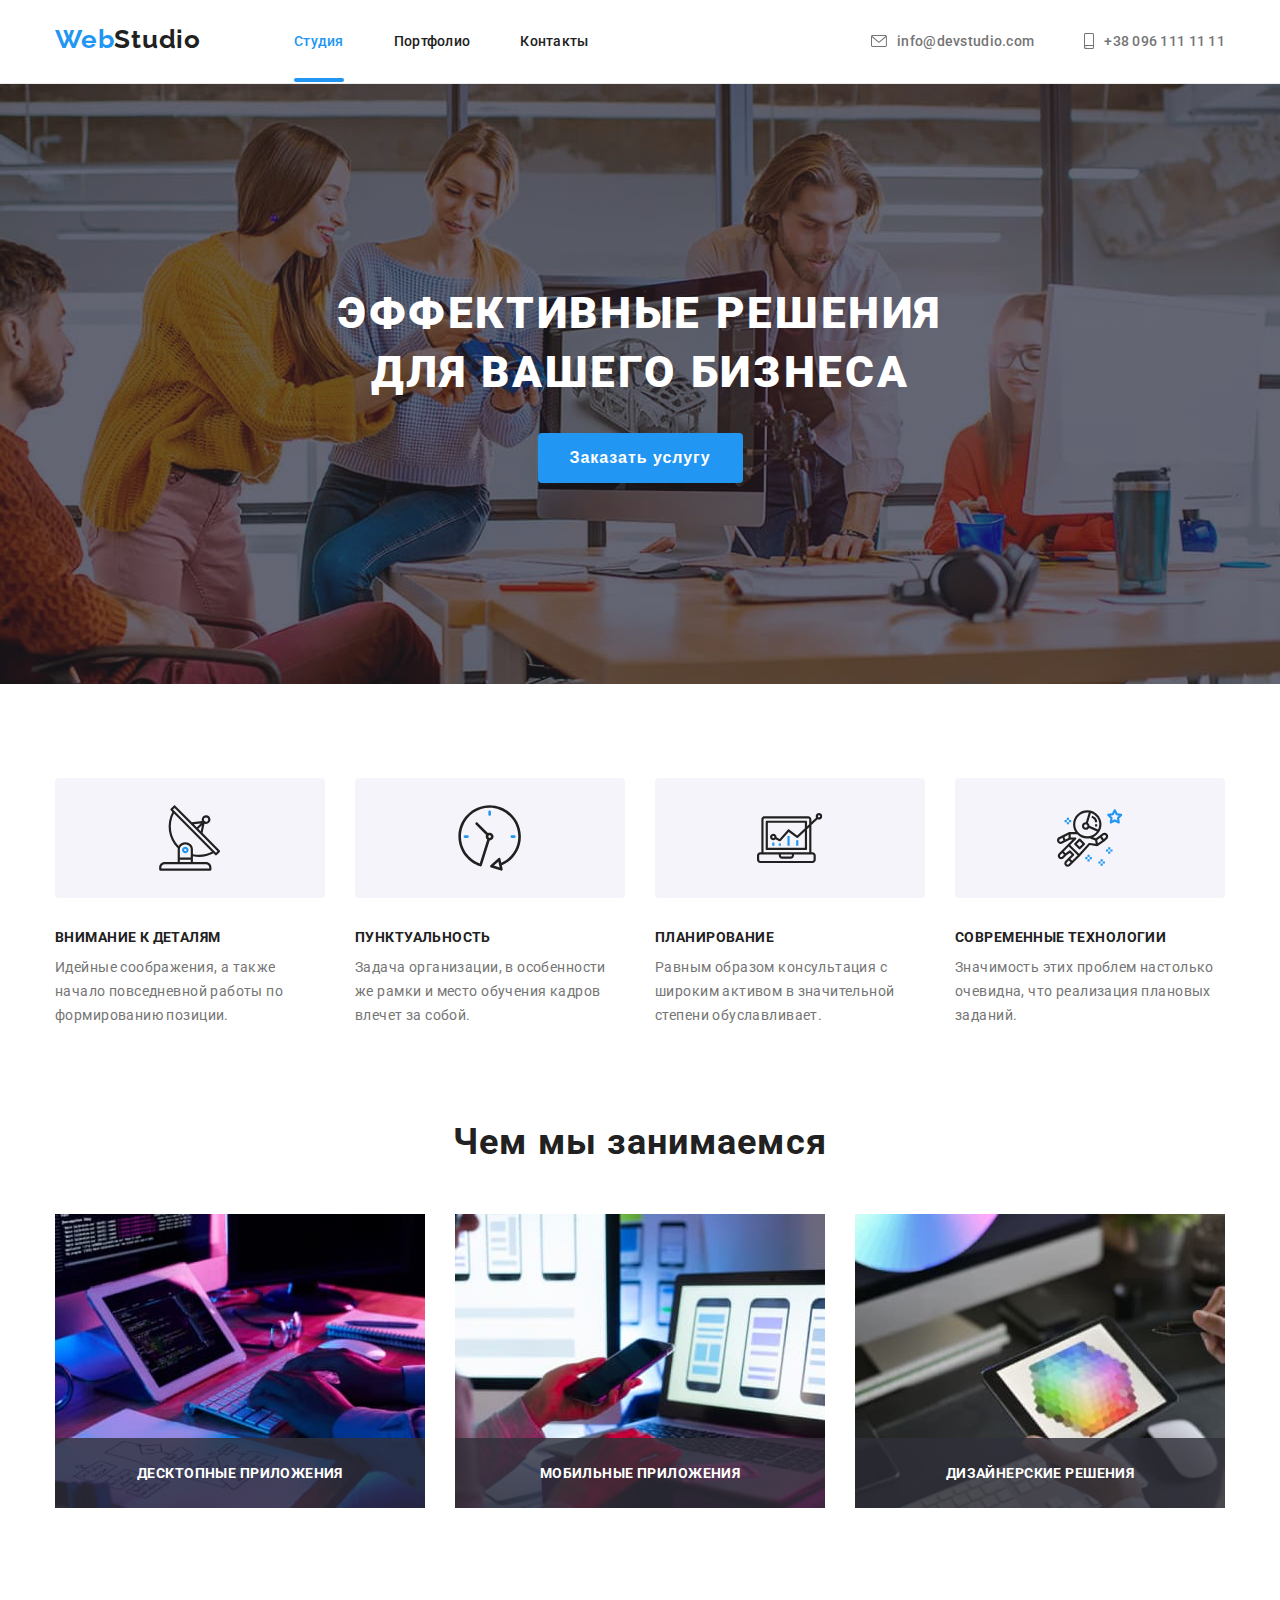
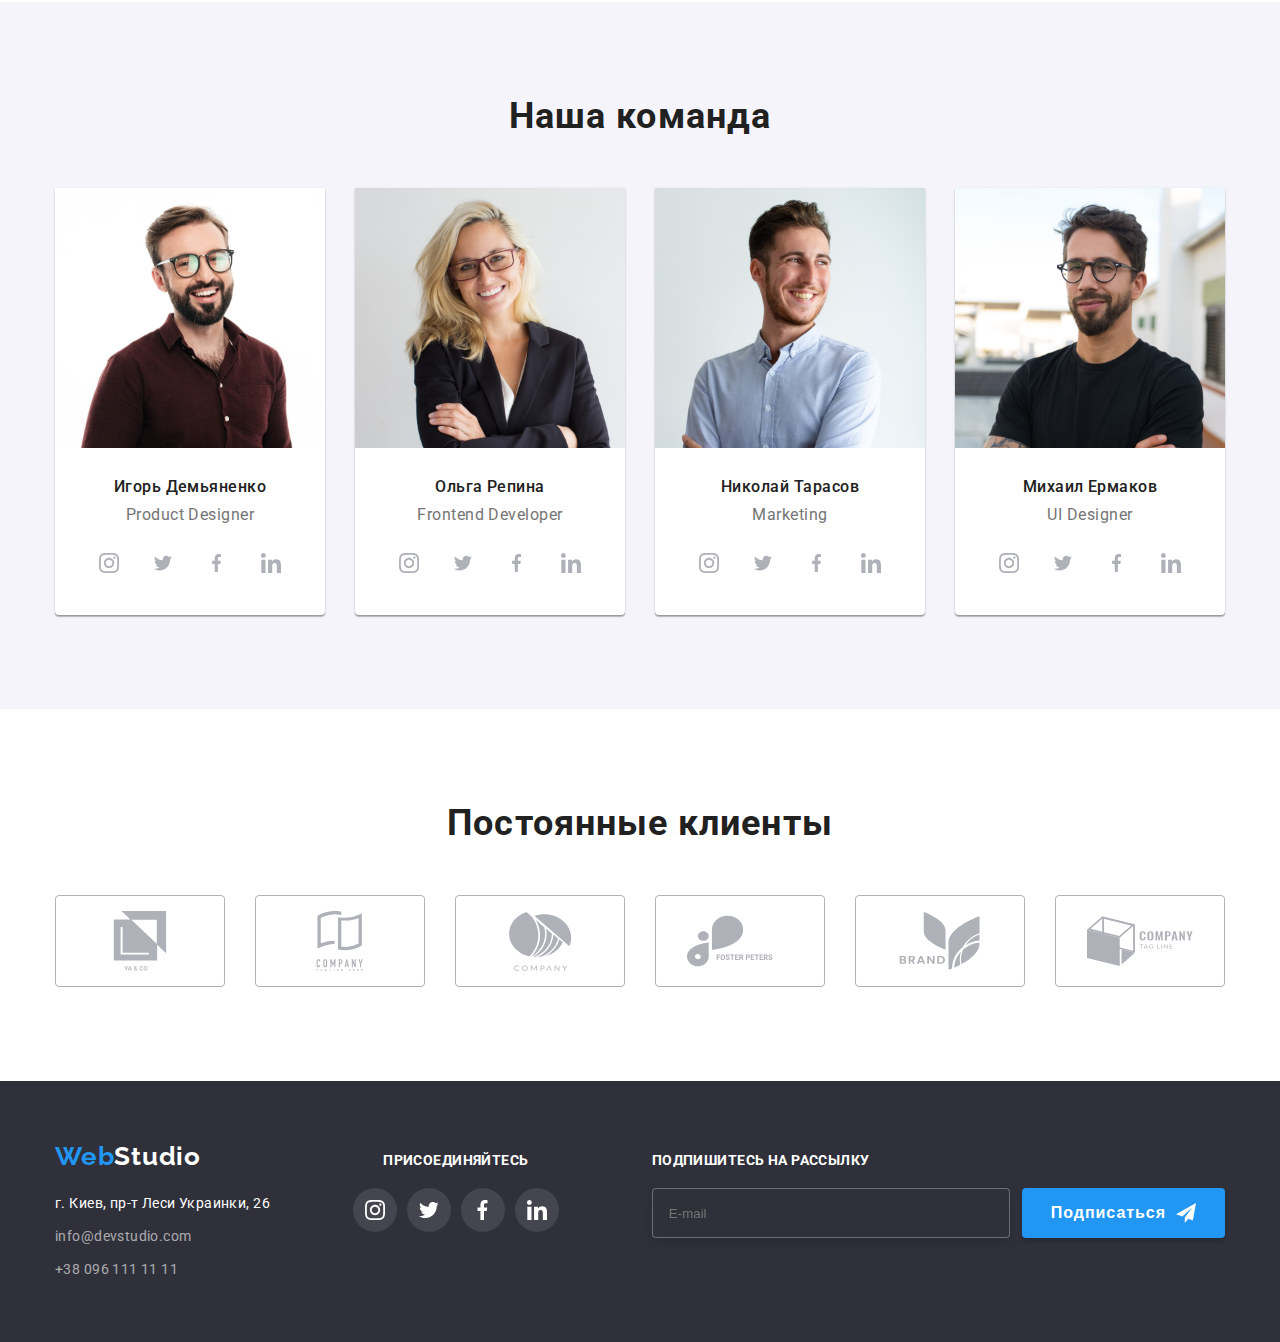
<file: index.html>
<!DOCTYPE html>
<html lang="ru">
<head>
    <meta charset="UTF-8">
    <meta name="viewport" content="width=device-width, initial-scale=1.0" />
    <meta http-equiv="X-UA-Compatible" content="IE=edge">
    <meta name="viewport" content="width=device-width, initial-scale=1.0">
    <title>goit-markup-hw-01</title>
    <link rel="stylesheet" href="https://cdnjs.cloudflare.com/ajax/libs/modern-normalize/1.1.0/modern-normalize.min.css"
        integrity="sha512-wpPYUAdjBVSE4KJnH1VR1HeZfpl1ub8YT/NKx4PuQ5NmX2tKuGu6U/JRp5y+Y8XG2tV+wKQpNHVUX03MfMFn9Q=="
        crossorigin="anonymous" referrerpolicy="no-referrer" />
    
    <link rel="preconnect" href="https://fonts.googleapis.com">
    <link rel="preconnect" href="https://fonts.gstatic.com" crossorigin>
    <link href="https://fonts.googleapis.com/css2?family=Raleway:wght@700&family=Roboto:wght@400;500;700;900&display=swap"
        rel="stylesheet">
        <link rel="stylesheet" href="./css/main.min.css">
</head>
<body>
      
    <!-- Хедер-->
   
    <header class="header">
    
       
    <div class="container header-container">
        <nav class="header-nav">
            
        <a class="header__logo link" href="./"> 
           Web<span class="header__logo--accent">Studio</span>
        </a>
        
        <ul class="header-list list" >
            <li class="header-list__item"><a class="header-list__link header-list__link--aktiv" href="./index.html">Студия</a></li>
            <li class="header-list__item"><a class="header-list__link   link" href="./portfolio.html">Портфолио</a></li>
            <li class="header-list__item"><a class="header-list__link  link" href="">Контакты</a></li>
        </ul>
        
        </nav>

        <ul class="contact list">
            <li class="contact__iteam">
              <a class="contact__link link contacts__link-mail" href="mailto:info@devstudio.com"> 
                  <svg class="contact__icon " width="16" height="12">
                <use href="./images/symbol-defs.svg#icon-envelope"></use>
            </svg>info@devstudio.com</a>
            </li>
            <li class="contact__iteam">
                <a class="contact__link link contacts__link-phone" href="tel:+380991111111">
                <svg class="contact__icon " width="10" height="16">
                <use href="./images/symbol-defs.svg#icon-smartphone"></use>
            </svg>+38 096 111 11 11</a>
        </li>
        </ul>
            </div>
    
   </header>
                                  <!-- Мейн-->
     <main class="main">
       <section class=" overlay section">
        <div class="container overlay__container">
           <h1 class="overlay__title">Эффективные решения <br> для вашего бизнеса</h1>
           <button class="overlay__btn" type="button" data-modal-open>Заказать услугу</button>
    </div>
        </section>
    
   <section class="section details">
    <div class="container">
       <h2 class="visually-hidden">примери работ </h2>
       <ul class="details__list list">
           <li  class="details__item iteam " >
               <div class="details__icon">
            <svg class="details__icon--tat" width="65.32" height="70">
                <use href="./images/symbol-defs.svg#icon-tat"></use>
            </svg></div>
               <h3 class="details__subtitle">Внимание к деталям</h3>
               <p>Идейные соображения, а также начало повседневной работы по формированию позиции.</p>
        
           </li>
           <li class="details__item iteam " >
            <div class="details__icon">
                <svg class="details__icon--cat" width="65.32" height="70">
                    <use href="./images/symbol-defs.svg#icon-cat"></use>
                </svg>
            </div>
               <h3 class="details__subtitle" >Пунктуальность</h3>
               <p>Задача организации, в особенности же рамки и место обучения кадров влечет за собой.</p>
           </li>
           <li class="details__item iteam " >
            <div class="details__icon">
                <svg class="details__icon--not" width="65.32" height="70">
                    <use href="./images/symbol-defs.svg#icon-not"></use>
                </svg>
            </div>
               <h3 class="details__subtitle">Планирование</h3>
               <p>Равным образом консультация с широким активом в значительной степени обуславливает.</p>
           </li>
           <li class="details__item iteam icon-avst" >
            <div class="details__icon">
                <svg class="details__icon--avst" width="65.32" height="70">
                    <use href="./images/symbol-defs.svg#icon-avst"></use>
                </svg>
            </div>
               <h3 class="details__subtitle">Современные технологии</h3>
               <p>Значимость этих проблем настолько очевидна, что реализация плановых заданий.</p>
           </li>
       </ul>
    </div>
    
   </section>
   <section class="skills section" >
    <div class="container">
       <h2 class="skills__title">Чем мы занимаемся</h2>
       <ul class="skills__list list">
           <li class="skills__iteam iteam"><img class="skills__img" src="./images/foto-7.jpg" alt="прописка кодів" width="370">
        <div class="skills__description">
            <p class="skills__text">
                Десктопные приложения
            </p>
        </div>
        </li>
           <li class="skills__iteam iteam"><img src="./images/foto-1.jpg" alt=" розробка приложения" width="370">
        <div class="skills__description">
            <p class="skills__text">Мобильные приложения</p>
        </div>
        </li>
           <li class="skills__iteam iteam"><img src="./images/foto-3.jpg" alt="вибір кольорів" width="370">
        <div class="skills__description">
            <p class="skills__text">Дизайнерские решения</p>
        </div>
        </li>
       </ul>
    </div>
   </section>
                                    <!-- Наша команда -->
   <section class="team section" >
    <div class="container">
                                     
    <h2 class="team__title">Наша команда</h2>
     <ul class="team__list list">
         <li class="iteam team__iteam"><img src="./images/foto-2.jpg" alt="Игорь Демьяненко" width="270">
        <div class="team__desc">
            <h3 class="team__subtitle">Игорь Демьяненко</h3>
        <p class="team__text" lang="en">
            Product Designer
        </p>
        <h4 class="visually-hidden">соц сети</h4>
        <ul class="team__networks list">
        <li class="team__networks--list"> <a href="" class="team__networks--link">
            <svg class="network-team-icon" width="20" height="20">
                <use href="./images/symbol-defs.svg#icon-instagram"></use>
            </svg>
        </a>
        </li>
        <li class="team__networks--list">
            <a href="" class="team__networks--link">
            <svg class="network-team-icon" width="20" height="16.25">
            <use href="./images/symbol-defs.svg#icon-vector"></use>
            </svg>
            </a>
        </li>
        <li class="team__networks--list">
            <a href="" class="team__networks--link">
            <svg class="network-team-icon" width="10" height="20">
        <use href="./images/symbol-defs.svg#icon-facebook"></use>
            </svg>
            </a>
        </li>
        <li class="team__networks--list">
            <a href="" class="team__networks--link">
            <svg class="network-team-icon" width="20" height="20">
        <use href="./images/symbol-defs.svg#icon-in"></use>
            </svg>
        </a>
        </li>
        </ul>
        </div>
        </li>
         <li class="iteam team__iteam"> <img src="./images/foto-4.jpg" alt="Ольга Репина" width="270">
        <div class="team__desc">
            <h3 class="team__subtitle">Ольга Репина</h3>
        <p class="team__text" lang="en">Frontend Developer</p>
        <h4 class="visually-hidden">соц сети</h4>
        <ul class="team__networks list">
            <li class="team__networks--list"> <a href="" class="team__networks--link">
                    <svg class="network-team-icon" width="20" height="20">
                        <use href="./images/symbol-defs.svg#icon-instagram"></use>
                    </svg>
                </a>
            </li>
            <li class="team__networks--list">
                <a href="" class="team__networks--link">
                    <svg class="network-team-icon" width="20" height="16.25">
                        <use href="./images/symbol-defs.svg#icon-vector"></use>
                    </svg>
                </a>
            </li>
            <li class="team__networks--list">
                <a href="" class="team__networks--link">
                    <svg class="network-team-icon" width="10" height="20">
                        <use href="./images/symbol-defs.svg#icon-facebook"></use>
                    </svg>
                </a>
            </li>
            <li class="team__networks--list">
                <a href="" class="team__networks--link">
                    <svg class="network-team-icon" width="20" height="20">
                        <use href="./images/symbol-defs.svg#icon-in"></use>
                    </svg>
                </a>
            </li>
        </ul>
        </div>
        </li>
         <li class="iteam team__iteam"><img src="./images/foto-5.jpg" alt="Николай Тарасов" width="270">
        <div class="team__desc">
            <h3 class="team__subtitle">Николай Тарасов</h3>
        <p class="team__text" lang="en">Marketing</p>
        <h4 class="visually-hidden">соц сети</h4>
        <ul class="team__networks list">
            <li class="team__networks--list"> <a href="" class="team__networks--link">
                    <svg class="network-team-icon" width="20" height="20">
                        <use href="./images/symbol-defs.svg#icon-instagram"></use>
                    </svg>
                </a>
            </li>
            <li class="team__networks--list">
                <a href="" class="team__networks--link">
                    <svg class="network-team-icon" width="20" height="16.25">
                        <use href="./images/symbol-defs.svg#icon-vector"></use>
                    </svg>
                </a>
            </li>
            <li class="team__networks--list">
                <a href="" class="team__networks--link">
                    <svg class="network-team-icon" width="10" height="20">
                        <use href="./images/symbol-defs.svg#icon-facebook"></use>
                    </svg>
                </a>
            </li>
            <li class="team__networks--list">
                <a href="" class="team__networks--link">
                    <svg class="network-team-icon" width="20" height="20">
                        <use href="./images/symbol-defs.svg#icon-in"></use>
                    </svg>
                </a>
            </li>
        </ul>
        </div>
        </li>
         <li class="iteam team__iteam"><img src="./images/foto-6.jpg" alt="Михаил Ермаков" width="270">
        <div class="team__desc">
            <h3 class="team__subtitle">Михаил Ермаков</h3>
        <p class="team__text" lang="en">UI Designer</p>
        <h4 class="visually-hidden">соц сети</h4>
        <ul class="team__networks list">
            <li class="team__networks--list"> <a href="" class="team__networks--link">
                    <svg class="network-team-icon" width="20" height="20">
                        <use href="./images/symbol-defs.svg#icon-instagram"></use>
                    </svg>
                </a>
            </li>
            <li class="team__networks--list">
                <a href="" class="team__networks--link">
                    <svg class="network-team-icon" width="20" height="16.25">
                        <use href="./images/symbol-defs.svg#icon-vector"></use>
                    </svg>
                </a>
            </li>
            <li class="team__networks--list">
                <a href="" class="team__networks--link">
                    <svg class="network-team-icon" width="10" height="20">
                        <use href="./images/symbol-defs.svg#icon-facebook"></use>
                    </svg>
                </a>
            </li>
            <li class="team__networks--list">
                <a href="" class="team__networks--link">
                    <svg class="network-team-icon" width="20" height="20">
                        <use href="./images/symbol-defs.svg#icon-in"></use>
                    </svg>
                </a>
            </li>
        </ul>
        </div>
        </li>
     </ul>
    </div>
   </section>
        <section class="section clients">
            <div class="container">
        <h2 class="clients__title">Постоянные клиенты</h2>
        <ul class="clients__list list">
            <li class="clients__iteam"><a href="" class="clients__link">
                <svg class="clients__icon" width="106" height="60">
                    <use href="./images/symbol-defs.svg#icon-com1"></use>
                </svg>
            </a></li>
            <li class="clients__iteam"><a href="" class="clients__link">
                <svg class="clients__icon" width="106" height="60">
                    <use href="./images/symbol-defs.svg#icon-com2"></use>
                </svg>
            </a></li>
            <li class="clients__iteam"><a href="" class="clients__link">
                <svg class="clients__icon" width="106" height="60">
                    <use href="./images/symbol-defs.svg#icon-com3"></use>
                </svg>
            </a></li>
            <li class="clients__iteam"><a href="" class="clients__link">
                <svg class="clients__icon" width="106" height="60">
                    <use href="./images/symbol-defs.svg#icon-com4"></use>
                </svg>
            </a></li>
            <li class="clients__iteam"><a href="" class="clients__link">
                <svg class="clients__icon" width="106" height="60">
                    <use href="./images/symbol-defs.svg#icon-com5"></use>
                </svg>
            </a></li>
            <li class="clients__iteam"><a href="" class="clients__link">
                <svg class="clients__icon" width="106" height="60">
                    <use href="./images/symbol-defs.svg#icon-com6"></use>
                </svg>
            </a></li>
        </ul>
        </div>
        </section>
</main>
                      <!-- футер-->
   <footer class="footer">
    <div class="container footer__container">
   <div class="footer__reach" >
    <a class="footer__logo link" href="./">
        Web<span class="footer__logo--accent">Studio</span>
    </a>
    <address class="footer__address">
    <ul class="footer__list list">
        <li class="footer__item iteam">
            <a class="footer__link link" href="https://www.google.com.ua/maps/place/%D0%B1%D1%83%D0%BB.+%D0%9B%D0%B5%D1%81%D0%B8+%D0%A3%D0%BA%D1%80%D0%B0%D0%B8%D0%BD%D0%BA%D0%B8,+26,+%D0%9A%D0%B8%D0%B5%D0%B2,+02000/@50.4265841,30.5361971,17z/data=!3m1!4b1!4m5!3m4!1s0x40d4cf0e033ecbe9:0x57a4dffefec77da0!8m2!3d50.4265807!4d30.5383858?hl=ru">г. Киев, пр-т Леси Украинки, 26</a>
            
        </li>
        <li class="footer__item iteam">
            <a class="footer__link--mail link "  href="mailto:info@devstudio.com">info@devstudio.com</a>
        </li>
        <li class="footer__item iteam"><a class="footer__link--tel link"  href="tel:+380991111111">+38 096 111 11 11</a>
        </li>
        </ul>
        </address>
        </div>
        <div class="network__footer">
        <h3 class="footer__heading footer__heading--align ">присоединяйтесь</h3>
        <ul class="network__list list">
            <li class="network__iteam" ><a href="" class="network__link"> 
                <svg class="link-icon" width="20" height="20">
                <use href="./images/symbol-defs.svg#icon-instagram"  ></use>
            </svg> </a>
        </li>
            <li class="network__iteam"><a href="" class="network__link" >
                <svg class="link-icon" width="20" height="20">
                    <use href="./images/symbol-defs.svg#icon-vector" ></use>
                </svg> </a></li>
            <li class="network__iteam"><a href="" class="network__link" >
                <svg class="link-icon" width="20" height="20">
                    <use href="./images/symbol-defs.svg#icon-facebook" ></use>
                </svg> </a></li>
            <li class="network__iteam"><a href="" class="network__link">
                <svg class="link-icon" width="20" height="20">
                    <use href="./images/symbol-defs.svg#icon-in" ></use>
                </svg> </a></li>
        </ul>
        
    </div>
    <div class="form__footer--div">
            <h3 class="footer__heading">Подпишитесь на рассылку</h3>
            <form class="form__foter">
                <div class="foter__form--iteam">
        
        <input class="footer-form__input" type="email" name="mail" id="mail" placeholder="E-mail">
        <button type="submit" class="form__footer--btn overlay__btn">Подписаться
            <svg class="form__foter--icon" width="20" height="20">
                <use href="./images/symbol-defs1.svg#icon-telegram"></use>
            </svg>
        </button>
        </div>
            </form>
            </div>

    </div>
   </footer>

                    <!-- modal -->
    <div class="backdrop is-hidden" data-modal>
        <div class="modal">
        <form class="js-speaker-form form">
            <h2 class="form__heading">Оставьте свои данные, мы вам перезвоним</h2>

    <label for="name" class="form__label">Имя</label>
    <div class="form__field">
<input class="form__input" type="text" name="name" id="name" required >
<svg class="form__modal--icon" width="12" height="12">
    <use href="./images/symbol-defs1.svg#icon-name"></use>
</svg>
</div>
    
        <label class="form__label" for="tel">Телефон</label>
        <div class="form__field">
        <input class="form__input" type="tel" name="tel" id="tel" required>
        <svg class="form__modal--icon" width="13" height="13">
            <use href="./images/symbol-defs1.svg#icon-telll"></use>
        </svg>
    </div>
    
    <label class="form__label" for="email">Почта</label>
    <div class="form__field">
    <input class="form__input" type="email" name="mail" id="email" required>
    <svg class="form__modal--icon" width="15" height="12">
        <use href="./images/symbol-defs1.svg#icon-emaiil"></use>
    </svg>
    </div>
    
    <label class="form__label" for="coment">Комментарий</label>
    
<textarea class="form__coment" name="" id="coment"  rows="10" placeholder="Введите текст"></textarea>

<label class="form__policy" for="policy">
<input class="form__policy--checkbox" type="checkbox" id="policy" name="policy">
<span class="modal-window__checkbox-icon">
</span>
<p class="modal-window__contract-text">
Соглашаюсь с рассылкой и принимаю <a href="" class="modal-contact-link">Условия договора</a> 
</p>
</label>

<button class="form__modal--btn" type="submit">Отправить</button>

        </form>
        
            <button class="modal-btn" data-modal-close>
                <svg class="" width="11" height="11">
                    <use href="./images/symbol-defs.svg#icon-close"></use>
                </svg>
            </button>
        </div>
    </div>
    <script src="./js/modal.js"></script>
</body>
</html>
</file>
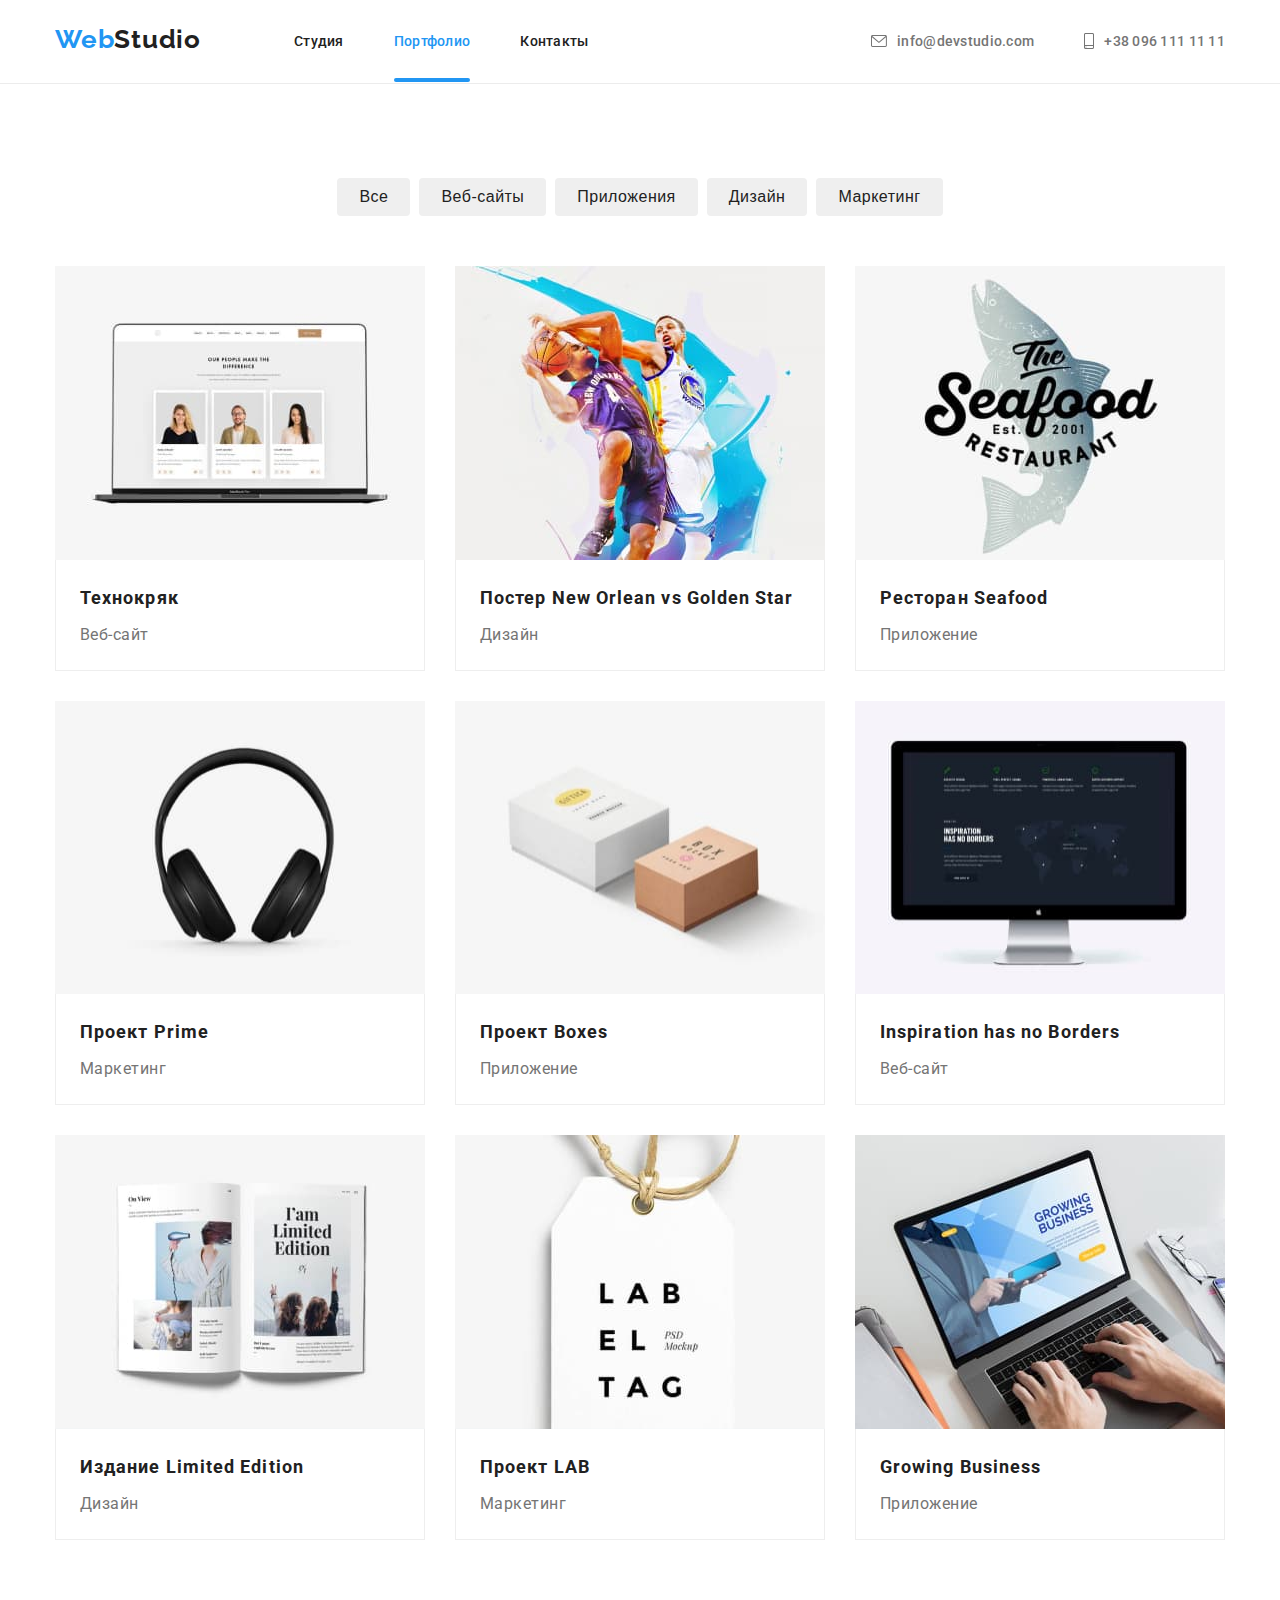
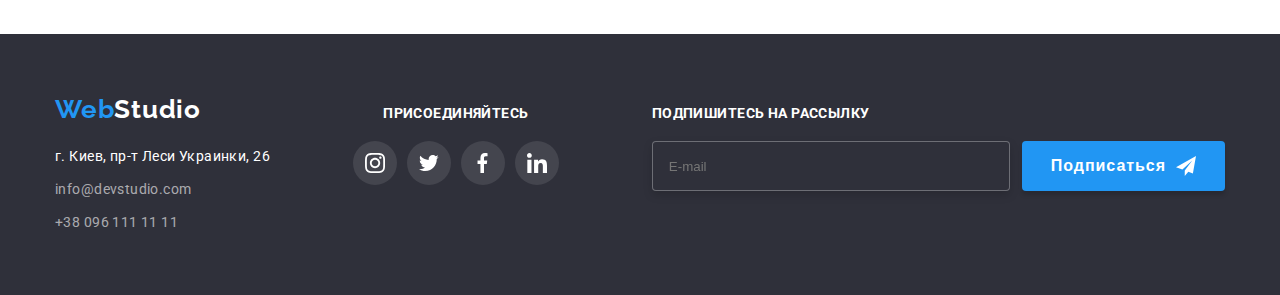
<file: portfolio.html>
<!DOCTYPE html>
<html lang="en">
<head>
    <meta charset="UTF-8">
    <meta http-equiv="X-UA-Compatible" content="IE=edge">
    <meta name="viewport" content="width=device-width, initial-scale=1.0">
    <title>Document</title>
    <link rel="stylesheet" href="https://cdnjs.cloudflare.com/ajax/libs/modern-normalize/1.1.0/modern-normalize.min.css"
        integrity="sha512-wpPYUAdjBVSE4KJnH1VR1HeZfpl1ub8YT/NKx4PuQ5NmX2tKuGu6U/JRp5y+Y8XG2tV+wKQpNHVUX03MfMFn9Q=="
        crossorigin="anonymous" referrerpolicy="no-referrer" />
    
    <link rel="preconnect" href="https://fonts.googleapis.com">
    <link rel="preconnect" href="https://fonts.gstatic.com" crossorigin>
    <link href="https://fonts.googleapis.com/css2?family=Raleway:wght@700&family=Roboto:wght@400;500;700;900&display=swap"
        rel="stylesheet">
        <link rel="stylesheet" href="./css/main.min.css">
</head>
<body>
                                            <!-- Хедер-->
    <header class="header">
    
    
        <div class="container header-container">
            <nav class="header-nav">
    
                <a class="header__logo link" href="./">
                    Web<span class="header__logo--accent">Studio</span>
                </a>
    
                <ul class="header-list list">
                    <li class="header-list__item"><a class="header-list__link link "
                            href="./index.html">Студия</a></li>
                    <li class="header-list__item"><a class="header-list__link header-list__link--aktiv  link" href="./portfolio.html">Портфолио</a>
                    </li>
                    <li class="header-list__item"><a class="header-list__link  link" href="">Контакты</a></li>
                </ul>
    
            </nav>
    
            <ul class="contact list">
                <li class="contact__iteam">
                    <a class="contact__link link contacts__link-mail" href="mailto:info@devstudio.com">
                        <svg class="contact__icon " width="16" height="12">
                            <use href="./images/symbol-defs.svg#icon-envelope"></use>
                        </svg>info@devstudio.com</a>
                </li>
                <li class="contact__iteam">
                    <a class="contact__link link contacts__link-phone" href="tel:+380991111111">
                        <svg class="contact__icon " width="10" height="16">
                            <use href="./images/symbol-defs.svg#icon-smartphone"></use>
                        </svg>+38 096 111 11 11</a>
                </li>
            </ul>
        </div>
        </header>
                                             <!-- мейн-->
        <main class="main-portfolio">
            <section class="section portfolio">
                <div class="container">
                <h1 class="visually-hidden"> Чим ми займаємось </h1>
                
                <ul class="portfolio__list--btn list">
                    <li class="portfolio__list--item" ><button class="portfolio__btn" type="button">Все</button></li>
                    <li class="portfolio__list--item" ><button class="portfolio__btn" type="button">Веб-сайты</button></li>
                    <li class="portfolio__list--item" ><button class="portfolio__btn" type="button">Приложения</button></li>
                    <li class="portfolio__list--item" ><button class="portfolio__btn" type="button">Дизайн</button></li>
                    <li class="portfolio__list--item"  class=""><button class="portfolio__btn" type="button">Маркетинг</button></li>
                </ul>
                <ul class="portfolio-cards list">
                    <li class="portfolio-cards__element">
                        <a class="portfolio-cards__link link" href="">
                            <div class="portfolio-cards__image">
                            <img class="img-portfo" src="./images/технокряк.jpg" alt="технокряк" width="370">
                            <div class="produck-overlay">
                            <div class="produck-action">
                            <p class="portfolio-cards__flowing-text">
                                Ресурсы предлагают комплексные предложения с разным уровнем функционала и сервисов. Все это, безусловно, посетители
                                получают сведения о компании или личном лице.
                            </p>
                            </div>
                            </div>
                        </div>
                            <div class="portfolio-block">
                            <h2 class="portfolio-block__title">Технокряк</h2>
                            <p class="portfolio-block__description">Веб-сайт</p>
                            </div>
                        </a>
                    </li>
                    <li class="portfolio-cards__element">
                        <a class="portfolio-cards__link link" href="">
                            <div class="portfolio-cards__image">
                            <img src="./images/new-orlean.jpg" alt="Постер New Orlean vs Golden Star" width="370">
                            <div class="produck-overlay">
                                <div class="produck-action">
                                    <p class="portfolio-cards__flowing-text">
                                        Ресурсы предлагают комплексные предложения с разным уровнем функционала и сервисов. Все это, безусловно,
                                        посетители
                                        получают сведения о компании или личном лице.
                                    </p>
                                </div>
                            </div>
                            </div>
                            <div class="portfolio-block">
                            <h2 class="portfolio-block__title">Постер New Orlean vs Golden Star</h2>
                            <p class="portfolio-block__description">Дизайн</p>
                            </div>
                        </a>
                    </li>
                    <li class="portfolio-cards__element"> <a class=" portfolio-cards__link link" href="">
                            <div class="portfolio-cards__image">
                        <img src="./images/deafood.jpg" alt="Ресторан Seafood" width="370">
                            <div class="produck-overlay">
                                <div class="produck-action">
                                    <p class="portfolio-cards__flowing-text">
                                        Ресурсы предлагают комплексные предложения с разным уровнем функционала и сервисов. Все это, безусловно,
                                        посетители
                                        получают сведения о компании или личном лице.
                                    </p>
                                </div>
                            </div>
                            </div>
                            <div class="portfolio-block">
                            <h2 class="portfolio-block__title">Ресторан Seafood</h2>
                            <p class="portfolio-block__description">Приложение</p>
                            </div>
                        </a>
                    </li>
                    <li class="portfolio-cards__element"> <a class="portfolio-cards__link link" href="">
                            <div class="portfolio-cards__image">
                        <img src="./images/prime.jpg" alt="Проект Prime" width="370">
                            <div class="produck-overlay">
                                <div class="produck-action">
                                    <p class="portfolio-cards__flowing-text">
                                        Ресурсы предлагают комплексные предложения с разным уровнем функционала и сервисов. Все это, безусловно,
                                        посетители
                                        получают сведения о компании или личном лице.
                                    </p>
                                </div>
                            </div>
                            </div>
                        <div class="portfolio-block">
                            <h2 class="portfolio-block__title">Проект Prime</h2>
                            <p class="portfolio-block__description">Маркетинг</p>
                        </div>
                        </a>
                    </li>
                    <li class="portfolio-cards__element"><a class="portfolio-cards__link link" href="">
                            <div class="portfolio-cards__image">
                        <img src="./images/boxes.jpg" alt="Проект Boxes" width="370">
                            <div class="produck-overlay">
                                <div class="produck-action">
                                    <p class="portfolio-cards__flowing-text">
                                        Ресурсы предлагают комплексные предложения с разным уровнем функционала и сервисов. Все это, безусловно,
                                        посетители
                                        получают сведения о компании или личном лице.
                                    </p>
                                </div>
                            </div>
                            </div>
                        <div class="portfolio-block">
                            <h2 class="portfolio-block__title">Проект Boxes</h2>
                            <p class="portfolio-block__description">Приложение</p>
                            </div>
                        </a>
                    </li>
                    <li class="portfolio-cards__element"><a class="portfolio-cards__link link" href="">
                            <div class="portfolio-cards__image">
                        <img src="./images/boarders.jpg" alt="Inspiration has no Borders" width="370">
                            <div class="produck-overlay">
                                <div class="produck-action">
                                    <p class="portfolio-cards__flowing-text">
                                        Ресурсы предлагают комплексные предложения с разным уровнем функционала и сервисов. Все это, безусловно,
                                        посетители
                                        получают сведения о компании или личном лице.
                                    </p>
                                </div>
                            </div>
                            </div>
                        <div class="portfolio-block">
                            <h2 class="portfolio-block__title">Inspiration has no Borders</h2>
                            <p class="portfolio-block__description">Веб-сайт</p>
                            </div>
                        </a>
                    </li>
                    <li class="portfolio-cards__element">
                        <a class="portfolio-cards__link link" href="">
                            <div class="portfolio-cards__image">
                        <img src="./images/limited-edition.jpg" alt="Издание Limited Edition" width="370">
                            <div class="produck-overlay">
                                <div class="produck-action">
                                    <p class="portfolio-cards__flowing-text">
                                        Ресурсы предлагают комплексные предложения с разным уровнем функционала и сервисов. Все это, безусловно,
                                        посетители
                                        получают сведения о компании или личном лице.
                                    </p>
                                </div>
                            </div>
                            </div>
                        <div class="portfolio-block">
                            <h2 class="portfolio-block__title">Издание Limited Edition</h2>
                            <p class="portfolio-block__description">Дизайн</p>
                            </div>
                        </a>
                    </li>
                    <li class="portfolio-cards__element"><a class="portfolio-cards__link link" href="">
                            <div class="portfolio-cards__image">
                        <img src="./images/lab.jpg" alt="Проект LAB" width="370">
                        <div class="produck-overlay">
                            <div class="produck-action">
                                <p class="portfolio-cards__flowing-text">
                                    Ресурсы предлагают комплексные предложения с разным уровнем функционала и сервисов. Все это, безусловно,
                                    посетители
                                    получают сведения о компании или личном лице.
                                </p>
                            </div>
                        </div>
                        </div>
                        <div class="portfolio-block">
                            <h2 class="portfolio-block__title">Проект LAB</h2>
                            <p class="portfolio-block__description">Маркетинг</p>
                            </div>
                        </a>
                    </li>
                    <li class="portfolio-cards__element"> <a class="portfolio-cards__link link" href="">
                            <div class="portfolio-cards__image">
                        <img src="./images/businness.jpg" alt="Growing Business" width="370">
                        <div class="produck-overlay">
                            <div class="produck-action">
                                <p class="portfolio-cards__flowing-text">
                                    Ресурсы предлагают комплексные предложения с разным уровнем функционала и сервисов. Все это, безусловно,
                                    посетители
                                    получают сведения о компании или личном лице.
                                </p>
                            </div>
                        </div>
                        </div>
                        <div class="portfolio-block">
                            <h2 class="portfolio-block__title">Growing Business</h2>
                            <p class="portfolio-block__description">Приложение</p>
                            </div>
                        </a>
                    </li>
                </ul>
                </div>
            </section>
        </main>
                                
                                                            <!-- футер-->
            <footer class="footer">
                <div class="container footer__container">
                    <div class="footer__reach">
                        <a class="footer__logo link" href="./">
                            Web<span class="footer__logo--accent">Studio</span>
                        </a>
                        <address class="footer__address">
                            <ul class="footer__list list">
                                <li class="footer__item iteam">
                                    <a class="footer__link link"
                                        href="https://www.google.com.ua/maps/place/%D0%B1%D1%83%D0%BB.+%D0%9B%D0%B5%D1%81%D0%B8+%D0%A3%D0%BA%D1%80%D0%B0%D0%B8%D0%BD%D0%BA%D0%B8,+26,+%D0%9A%D0%B8%D0%B5%D0%B2,+02000/@50.4265841,30.5361971,17z/data=!3m1!4b1!4m5!3m4!1s0x40d4cf0e033ecbe9:0x57a4dffefec77da0!8m2!3d50.4265807!4d30.5383858?hl=ru">г.
                                        Киев, пр-т Леси Украинки, 26</a>
            
                                </li>
                                <li class="footer__item iteam">
                                    <a class="footer__link--mail link " href="mailto:info@devstudio.com">info@devstudio.com</a>
                                </li>
                                <li class="footer__item iteam"><a class="footer__link--tel link" href="tel:+380991111111">+38 096
                                        111 11 11</a>
                                </li>
                            </ul>
                        </address>
                    </div>
                    <div class="network__footer">
                        <h3 class="footer__heading footer__heading--align ">присоединяйтесь</h3>
                        <ul class="network__list list">
                            <li class="network__iteam"><a href="" class="network__link">
                                    <svg class="link-icon" width="20" height="20">
                                        <use href="./images/symbol-defs.svg#icon-instagram"></use>
                                    </svg> </a>
                            </li>
                            <li class="network__iteam"><a href="" class="network__link">
                                    <svg class="link-icon" width="20" height="20">
                                        <use href="./images/symbol-defs.svg#icon-vector"></use>
                                    </svg> </a></li>
                            <li class="network__iteam"><a href="" class="network__link">
                                    <svg class="link-icon" width="20" height="20">
                                        <use href="./images/symbol-defs.svg#icon-facebook"></use>
                                    </svg> </a></li>
                            <li class="network__iteam"><a href="" class="network__link">
                                    <svg class="link-icon" width="20" height="20">
                                        <use href="./images/symbol-defs.svg#icon-in"></use>
                                    </svg> </a></li>
                        </ul>
            
                    </div>
                    <div class="form__footer--div">
                        <h3 class="footer__heading">Подпишитесь на рассылку</h3>
                        <form class="form__foter">
                            <div class="foter__form--iteam">
            
                                <input class="footer-form__input" type="email" name="mail" id="mail" placeholder="E-mail">
                                <button type="submit" class="form__footer--btn overlay__btn">Подписаться
                                    <svg class="form__foter--icon" width="20" height="20">
                                        <use href="./images/symbol-defs1.svg#icon-telegram"></use>
                                    </svg>
                                </button>
                            </div>
                        </form>
                    </div>
            
                </div>
            </footer>

</body>
</html>
</file>
<file: css/main.min.css>
:root{--primery-text-color: #757575;--second-text-color: #ffffff;--title-text-color: #212121;--accent-color: #2196f3;--primery-background-colors: #ffffff;--second-background-colors: #f5f4fa;--footer-color: #2f303a;--logo-color: #212121}body{margin:0 auto;color:var(--primery-text-color);font-family:"Roboto", sans-serif;font-size:14px}html{-webkit-box-sizing:border-box;box-sizing:border-box}*,*::before,*::after{-webkit-box-sizing:inherit;box-sizing:inherit}p,h1,h2,h3,h4,h5,h6{margin:0}ul,ol{margin:0;padding-left:0}img{display:block;max-width:100%;height:auto}.container{width:1200px;margin-left:auto;margin-right:auto;padding-left:15px;padding-right:15px}.visually-hidden{position:absolute;width:1px;height:1px;margin:-1px;border:0;padding:0;white-space:nowrap;-webkit-clip-path:inset(100%);clip-path:inset(100%);clip:rect(0 0 0 0);overflow:hidden}.link{text-decoration:none}.list{list-style:none}.header{border-bottom:1px solid #ececec}.header__logo{padding-top:24px;padding-bottom:25px;margin-right:93px;display:block;font-family:"Raleway", sans-serif;font-weight:700;font-size:26px;line-height:1.19;letter-spacing:0.03em;color:var(--accent-color)}.header__logo--accent{color:var(--logo-color)}.header-container{display:-webkit-box;display:-ms-flexbox;display:flex;-webkit-box-align:center;-ms-flex-align:center;align-items:center}.header-nav{display:-webkit-box;display:-ms-flexbox;display:flex}.contact{margin-left:auto;display:-webkit-box;display:-ms-flexbox;display:flex}.contact .contact__iteam+.contact__iteam{margin-left:50px}.header-list{display:-webkit-box;display:-ms-flexbox;display:flex;padding-top:32px;padding-bottom:32px}.header-list .header-list__item+.header-list__item{margin-left:50px}.header-list__link{position:relative;padding-top:32px;padding-bottom:32px;font-weight:500;font-size:14px;line-height:1.33;letter-spacing:0.02em;color:var(--title-text-color);-webkit-transition:color 250ms cubic-bezier(0.4, 0, 0.2, 1);transition:color 250ms cubic-bezier(0.4, 0, 0.2, 1);text-decoration:none}.header-list__link:hover,.header-list__link:focus{color:var(--accent-color)}.header-list__link--aktiv{color:var(--accent-color)}.header-list__link--aktiv::after{position:absolute;content:"";width:100%;height:4px;display:block;left:0;bottom:-1px;background-color:#2196f3;border-radius:2px}.header-list__link--aktiv:active::after{color:var(--accent-color)}.contact__link{display:-webkit-box;display:-ms-flexbox;display:flex;-webkit-box-align:center;-ms-flex-align:center;align-items:center;padding-top:32px;padding-bottom:32px;display:flex;font-weight:500;font-size:14px;line-height:1.33;letter-spacing:0.02em;color:var(--primery-text-color);-webkit-transition:color 250ms cubic-bezier(0.4, 0, 0.2, 1);transition:color 250ms cubic-bezier(0.4, 0, 0.2, 1)}.contact__link:hover,.contact__link:focus{color:var(--accent-color)}.contact__icon{fill:currentColor;margin-right:10px}.section{padding-top:94px;padding-bottom:94px}.overlay{max-width:1600px;height:600px;margin-left:auto;margin-right:auto;background-image:-webkit-gradient(linear, left top, left bottom, from(rgba(47,48,58,0.4)), to(rgba(47,48,58,0.4))),url("../images/fon.jpg");background-image:linear-gradient(to bottom, rgba(47,48,58,0.4), rgba(47,48,58,0.4)),url("../images/fon.jpg");background-color:var(--footer-color);background-size:cover;background-repeat:no-repeat;background-position:center;padding-top:200px;padding-bottom:200px;text-align:center}.overlay__title{margin-bottom:30px;font-weight:900;font-size:44px;line-height:1.36;letter-spacing:0.06em;text-transform:uppercase;color:var(--second-text-color)}.overlay__btn{display:inline-block;border:transparent;text-align:center;cursor:pointer;border-radius:4px;padding:10px 32px;min-width:200px;font-weight:700;font-size:16px;line-height:1.87;letter-spacing:0.06em;color:var(--second-text-color);background:var(--accent-color)}.details__icon{display:-webkit-box;display:-ms-flexbox;display:flex;-webkit-box-pack:center;-ms-flex-pack:center;justify-content:center;-webkit-box-align:center;-ms-flex-align:center;align-items:center;height:120px;margin-bottom:30px;background:#F5F4FA;border-radius:4px}.details__list{display:-webkit-box;display:-ms-flexbox;display:flex;-ms-flex-wrap:wrap;flex-wrap:wrap;font-size:14px;line-height:1.71;letter-spacing:0.03em;color:var(--primery-text-color)}.details__list .iteam{max-width:270px}.details__list .iteam+.iteam{margin-left:30px}.details__subtitle{margin-bottom:10px;font-weight:700;font-size:14px;line-height:1.33;letter-spacing:0.03em;text-transform:uppercase;color:var(--title-text-color)}.skills{padding-top:0px;text-align:center}.skills__title{text-align:center;margin-bottom:50px;font-weight:700;font-size:36px;line-height:1.16;letter-spacing:0.03em;color:var(--title-text-color)}.skills__list{display:-webkit-box;display:-ms-flexbox;display:flex}.skills__list .iteam+.iteam{margin-left:30px}.skills__iteam{position:relative}.skills__text{font-weight:700;line-height:16px;letter-spacing:0.03em;text-transform:uppercase;color:#FFFFFF}.skills__description{display:-webkit-box;display:-ms-flexbox;display:flex;-webkit-box-align:center;-ms-flex-align:center;align-items:center;-webkit-box-pack:center;-ms-flex-pack:center;justify-content:center;position:absolute;background:rgba(47,48,58,0.8);width:100%;height:70px;bottom:0;left:0}.team{background:#F5F4FA;text-align:center}.team__title{text-align:center;margin-bottom:50px;font-weight:700;font-size:36px;line-height:1.16;letter-spacing:0.03em;color:var(--title-text-color)}.team__list{display:-webkit-box;display:-ms-flexbox;display:flex}.team__iteam{-webkit-box-shadow:0px 1px 3px rgba(0,0,0,0.12),0px 1px 1px rgba(0,0,0,0.14),0px 2px 1px rgba(0,0,0,0.2);box-shadow:0px 1px 3px rgba(0,0,0,0.12),0px 1px 1px rgba(0,0,0,0.14),0px 2px 1px rgba(0,0,0,0.2);border-radius:0px 0px 4px 4px;background-color:#FFFFFF}.team__list .iteam+.iteam{margin-left:30px}.team__desc{padding-top:30px;padding-bottom:30px}.team__subtitle{font-weight:500;font-size:16px;line-height:1.18;letter-spacing:0.03em;color:var(--title-text-color)}.team__text{margin-top:10px;font-size:16px;line-height:1.18;letter-spacing:0.03em;color:var(--primery-text-color)}.team__networks{display:-webkit-box;display:-ms-flexbox;display:flex;-webkit-box-pack:center;-ms-flex-pack:center;justify-content:center;-webkit-box-align:center;-ms-flex-align:center;align-items:center;margin-top:16px}.team__networks--link{display:-webkit-box;display:-ms-flexbox;display:flex;-webkit-box-pack:center;-ms-flex-pack:center;justify-content:center;-webkit-box-align:center;-ms-flex-align:center;align-items:center;width:44px;height:44px;border-radius:50%;fill:#AFB1B8;-webkit-transition:background-color 250ms cubic-bezier(0.4, 0, 0.2, 1),fill 250ms cubic-bezier(0.4, 0, 0.2, 1);transition:background-color 250ms cubic-bezier(0.4, 0, 0.2, 1),fill 250ms cubic-bezier(0.4, 0, 0.2, 1)}.team__networks--link:hover,.team__networks--link:focus{background:var(--accent-color);fill:#FFFFFF}.team__networks .team__networks--list+.team__networks--list{margin-left:10px}.clients__title{text-align:center;margin-bottom:50px;font-weight:700;font-size:36px;line-height:1.16;letter-spacing:0.03em;color:var(--title-text-color)}.clients__list{display:-webkit-box;display:-ms-flexbox;display:flex;-webkit-box-pack:center;-ms-flex-pack:center;justify-content:center;-webkit-box-align:center;-ms-flex-align:center;align-items:center}.clients__link{display:-webkit-box;display:-ms-flexbox;display:flex;-webkit-box-pack:center;-ms-flex-pack:center;justify-content:center;-webkit-box-align:center;-ms-flex-align:center;align-items:center;width:170px;height:92px;border:1px solid #AFB1B8;border-radius:4px;fill:#AFB1B8;-webkit-transition:border-color 250ms cubic-bezier(0.4, 0, 0.2, 1),fill 250ms cubic-bezier(0.4, 0, 0.2, 1);transition:border-color 250ms cubic-bezier(0.4, 0, 0.2, 1),fill 250ms cubic-bezier(0.4, 0, 0.2, 1)}.clients__link:hover,.clients__link:focus{fill:var(--accent-color);border-color:var(--accent-color)}.clients__list .clients__iteam+.clients__iteam{margin-left:30px}.footer{padding-top:60px;padding-bottom:60px;background:var(--footer-color)}.footer__container{-webkit-box-align:baseline;-ms-flex-align:baseline;align-items:baseline;display:-webkit-box;display:-ms-flexbox;display:flex}.footer__logo{display:block;font-family:"Raleway", sans-serif;font-weight:700;font-size:26px;line-height:1.19;letter-spacing:0.03em;color:var(--accent-color);margin-bottom:20px}.footer__reach{-webkit-box-flex:1;-ms-flex-positive:1;flex-grow:1}.footer__logo--accent{font-family:"Raleway", sans-serif;font-weight:700;font-size:26px;line-height:1.19;letter-spacing:0.03em;color:var(--accent-color);color:var(--second-text-color)}.footer__list .footer__item+.footer__item{margin-top:9px}.footer__link{font-style:normal;font-size:14px;line-height:1.71;letter-spacing:0.03em;color:var(--second-text-color)}.footer__link--tel{font-size:14px;font-style:normal;line-height:1.71;letter-spacing:0.03em;color:rgba(255,255,255,0.6);-webkit-transition:color 250ms cubic-bezier(0.4, 0, 0.2, 1);transition:color 250ms cubic-bezier(0.4, 0, 0.2, 1)}.footer__link--tel:hover,.footer__link--tel:focus{color:var(--accent-color)}.footer__link--mail{font-size:14px;font-style:normal;line-height:1.71;letter-spacing:0.03em;color:rgba(255,255,255,0.6);-webkit-transition:color 250ms cubic-bezier(0.4, 0, 0.2, 1);transition:color 250ms cubic-bezier(0.4, 0, 0.2, 1)}.footer__link--mail:focus,.footer__link--mail:hover{color:var(--accent-color)}.footer__heading{font-family:'Roboto';font-style:normal;font-weight:700;font-size:14px;line-height:16px;letter-spacing:0.03em;text-transform:uppercase;color:#FFFFFF;margin-bottom:20px}.footer__heading--align{text-align:center}.network__link{display:-webkit-box;display:-ms-flexbox;display:flex;-webkit-box-pack:center;-ms-flex-pack:center;justify-content:center;-webkit-box-align:center;-ms-flex-align:center;align-items:center;width:44px;height:44px;border-radius:50%;background-color:rgba(255,255,255,0.1);fill:#ffffff;-webkit-transition:background-color 250ms cubic-bezier(0.4, 0, 0.2, 1);transition:background-color 250ms cubic-bezier(0.4, 0, 0.2, 1)}.network__link:hover,.network__link:focus{background-color:var(--accent-color)}.network__iteam{display:-webkit-box;display:-ms-flexbox;display:flex;-webkit-box-pack:center;-ms-flex-pack:center;justify-content:center;-webkit-box-align:center;-ms-flex-align:center;align-items:center}.network__list .network__iteam+.network__iteam{margin-left:10px}.network__list{display:-webkit-box;display:-ms-flexbox;display:flex}.network__footer{margin-left:70px}.form__foter--icon{fill:var(--primery-background-colors);margin-left:10px}.form__footer--btn{min-width:200px;height:50px;background-color:var(--accent-color);color:var(--primery-background-colors);font-weight:700;font-size:16px;line-height:30px;display:-webkit-inline-box;display:-ms-inline-flexbox;display:inline-flex;-webkit-box-pack:center;-ms-flex-pack:center;justify-content:center;-webkit-box-align:center;-ms-flex-align:center;align-items:center;letter-spacing:0.06em;padding:10px 29px;-webkit-box-shadow:0px 4px 4px rgba(0,0,0,0.15);box-shadow:0px 4px 4px rgba(0,0,0,0.15);border-radius:4px;margin-left:12px}.form__footer--div{margin-left:93px}.foter__form--iteam{display:-webkit-box;display:-ms-flexbox;display:flex;-webkit-box-pack:center;-ms-flex-pack:center;justify-content:center;-webkit-box-align:center;-ms-flex-align:center;align-items:center}.footer-form__input{background-color:#2f303a;color:var(--primery-background-colors);width:358px;height:50px;padding:15px 0 15px 16px;border:1px solid rgba(255,255,255,0.3);-webkit-filter:drop-shadow(0px 4px 4px rgba(0,0,0,0.15));filter:drop-shadow(0px 4px 4px rgba(0,0,0,0.15));border-radius:4px;-webkit-transition:outline 250ms cubic-bezier(0.4, 0, 0.2, 1),border 250ms cubic-bezier(0.4, 0, 0.2, 1);transition:outline 250ms cubic-bezier(0.4, 0, 0.2, 1),border 250ms cubic-bezier(0.4, 0, 0.2, 1)}.footer-form__input:focus{outline:0;border:1px solid var(--accent-color)}.portfolio__list--btn{display:-webkit-box;display:-ms-flexbox;display:flex;-webkit-box-pack:center;-ms-flex-pack:center;justify-content:center;margin-bottom:50px}.portfolio__list--btn .portfolio__list--item+.portfolio__list--item{margin-left:9px}.portfolio__btn{border-radius:4px;border:transparent;padding:6px 22px;display:inline-block;font-weight:500;font-size:16px;line-height:26px;letter-spacing:0.03em;color:var(--title-text-color);cursor:pointer;-webkit-transition:background-color 250ms cubic-bezier(0.4, 0, 0.2, 1),color 250ms cubic-bezier(0.4, 0, 0.2, 1),-webkit-box-shadow 250ms cubic-bezier(0.4, 0, 0.2, 1);transition:background-color 250ms cubic-bezier(0.4, 0, 0.2, 1),color 250ms cubic-bezier(0.4, 0, 0.2, 1),-webkit-box-shadow 250ms cubic-bezier(0.4, 0, 0.2, 1);transition:box-shadow 250ms cubic-bezier(0.4, 0, 0.2, 1),background-color 250ms cubic-bezier(0.4, 0, 0.2, 1),color 250ms cubic-bezier(0.4, 0, 0.2, 1);transition:box-shadow 250ms cubic-bezier(0.4, 0, 0.2, 1),background-color 250ms cubic-bezier(0.4, 0, 0.2, 1),color 250ms cubic-bezier(0.4, 0, 0.2, 1),-webkit-box-shadow 250ms cubic-bezier(0.4, 0, 0.2, 1)}.portfolio__btn:hover,.portfolio__btn:focus,.portfolio__btn:active{background:var(--accent-color);font-weight:500;font-size:16px;color:var(--second-text-color);-webkit-box-shadow:0px 3px 1px rgba(0,0,0,0.1),0px 1px 2px rgba(0,0,0,0.08),0px 2px 2px rgba(0,0,0,0.12);box-shadow:0px 3px 1px rgba(0,0,0,0.1),0px 1px 2px rgba(0,0,0,0.08),0px 2px 2px rgba(0,0,0,0.12)}.portfolio-cards{margin-top:-30px;margin-left:-30px;display:-webkit-box;display:-ms-flexbox;display:flex;-ms-flex-wrap:wrap;flex-wrap:wrap;overflow:hidden}.portfolio-cards__image{position:relative;overflow:hidden}.produck-overlay{position:absolute;top:0;left:0;width:100%;height:100%;background:rgba(33,150,243,0.9);-webkit-transform:translateY(100%);transform:translateY(100%);-webkit-transition:-webkit-transform 250ms cubic-bezier(0.4, 0, 0.2, 1);transition:-webkit-transform 250ms cubic-bezier(0.4, 0, 0.2, 1);transition:transform 250ms cubic-bezier(0.4, 0, 0.2, 1);transition:transform 250ms cubic-bezier(0.4, 0, 0.2, 1), -webkit-transform 250ms cubic-bezier(0.4, 0, 0.2, 1)}.portfolio-cards__flowing-text{text-align:center;padding:63px 24px;font-weight:400;font-size:18px;line-height:28px;letter-spacing:0.03em;color:#FFFFFF}.portfolio-cards__element{-ms-flex-preferred-size:calc(100% / 3 - 30px);flex-basis:calc(100% / 3 - 30px);margin-top:30px;margin-left:30px}.portfolio-cards__element:hover .produck-overlay,.portfolio-cards__element:focus .produck-overlay{-webkit-transform:translateY(0);transform:translateY(0)}.portfolio-cards__link{display:inline-block;-webkit-transition:-webkit-box-shadow 250ms cubic-bezier(0.4, 0, 0.2, 1);transition:-webkit-box-shadow 250ms cubic-bezier(0.4, 0, 0.2, 1);transition:box-shadow 250ms cubic-bezier(0.4, 0, 0.2, 1);transition:box-shadow 250ms cubic-bezier(0.4, 0, 0.2, 1), -webkit-box-shadow 250ms cubic-bezier(0.4, 0, 0.2, 1)}.portfolio-cards__link:hover,.portfolio-cards__link:focus{-webkit-box-shadow:0px 1px 1px rgba(0,0,0,0.12),0px 4px 4px rgba(0,0,0,0.06),1px 4px 6px rgba(0,0,0,0.16);box-shadow:0px 1px 1px rgba(0,0,0,0.12),0px 4px 4px rgba(0,0,0,0.06),1px 4px 6px rgba(0,0,0,0.16)}.portfolio-block{border:transparent;border-bottom:1px solid #EEEEEE;border-left:1px solid #EEEEEE;border-right:1px solid #EEEEEE;padding:20px 24px}.portfolio-block__title{font-weight:700;font-size:18px;line-height:2;letter-spacing:0.06em;color:var(--title-text-color)}.portfolio-block__description{margin-top:4px;font-size:16px;line-height:1.87;letter-spacing:0.03em;color:var(--primery-text-color)}.backdrop{position:fixed;background:rgba(0,0,0,0.2);top:0;left:0;width:100%;height:100%;opacity:1;-webkit-transition:opacity 250ms cubic-bezier(0.4, 0, 0.2, 1);transition:opacity 250ms cubic-bezier(0.4, 0, 0.2, 1)}.backdrop.is-hidden{opacity:0;pointer-events:none}.backdrop.is-hidden .modal{-webkit-transform:translate(-50%, -50%) rotate(180deg);transform:translate(-50%, -50%) rotate(180deg)}.modal{position:absolute;top:50%;left:50%;-webkit-transform:translate(-50%, -50%) rotate(0);transform:translate(-50%, -50%) rotate(0);background:#FFFFFF;min-width:528px;min-height:581px;-webkit-transition:-webkit-transform 250ms cubic-bezier(0.4, 0, 0.2, 1);transition:-webkit-transform 250ms cubic-bezier(0.4, 0, 0.2, 1);transition:transform 250ms cubic-bezier(0.4, 0, 0.2, 1);transition:transform 250ms cubic-bezier(0.4, 0, 0.2, 1), -webkit-transform 250ms cubic-bezier(0.4, 0, 0.2, 1)}.modal-btn{position:absolute;top:8px;right:8px;-webkit-box-align:center;-ms-flex-align:center;align-items:center;display:-webkit-inline-box;display:-ms-inline-flexbox;display:inline-flex;-webkit-box-pack:center;-ms-flex-pack:center;justify-content:center;cursor:pointer;border-radius:50%;width:30px;height:30px;background:#FFFFFF;border:1px solid rgba(0,0,0,0.1);-webkit-transition:fill 250ms cubic-bezier(0.4, 0, 0.2, 1);transition:fill 250ms cubic-bezier(0.4, 0, 0.2, 1)}.modal-btn:hover,.modal-btn:focus{fill:var(--accent-color)}textarea{resize:none}.form{display:-webkit-box;display:-ms-flexbox;display:flex;-webkit-box-orient:vertical;-webkit-box-direction:normal;-ms-flex-direction:column;flex-direction:column;padding:40px 40px}.form__field{position:relative;margin-bottom:10px;display:block;-webkit-box-orient:vertical;-webkit-box-direction:normal;-ms-flex-direction:column;flex-direction:column}.form__heading{font-weight:700;font-size:20px;line-height:23px;text-align:center;letter-spacing:0.03em;color:#212121;margin-bottom:12px}.form__input{display:block;padding-left:42px;padding-top:12px;padding-bottom:12px;border:1px solid rgba(33,33,33,0.2);-webkit-box-sizing:border-box;box-sizing:border-box;border-radius:4px;width:100%;height:40px;-webkit-transition:outline 250ms cubic-bezier(0.4, 0, 0.2, 1) border 250ms cubic-bezier(0.4, 0, 0.2, 1);transition:outline 250ms cubic-bezier(0.4, 0, 0.2, 1) border 250ms cubic-bezier(0.4, 0, 0.2, 1)}.form__input:focus{outline:0;border:1px solid var(--accent-color)}.form__modal--icon{position:absolute;top:50%;left:15px;-webkit-transform:translateY(-50%);transform:translateY(-50%);fill:var(--logo-color);-webkit-transition:fill 250ms cubic-bezier(0.4, 0, 0.2, 1);transition:fill 250ms cubic-bezier(0.4, 0, 0.2, 1)}.form__label{margin-bottom:4px;font-weight:400;font-size:12px;line-height:1.17;letter-spacing:0.01em;color:#757575}.form__input:focus+.form__modal--icon{fill:var(--accent-color)}.form__coment{font-weight:400;font-size:14px;line-height:1.14;letter-spacing:0.01em;margin-bottom:20px;width:100%;height:120px;padding-top:12px;padding-left:16px;border:1px solid rgba(33,33,33,0.2);-webkit-box-sizing:border-box;box-sizing:border-box;border-radius:4px;-webkit-transition:outline 250ms cubic-bezier(0.4, 0, 0.2, 1) border 250ms cubic-bezier(0.4, 0, 0.2, 1);transition:outline 250ms cubic-bezier(0.4, 0, 0.2, 1) border 250ms cubic-bezier(0.4, 0, 0.2, 1)}.form__coment:focus{outline:0;border:1px solid var(--accent-color)}.form__modal--btn{display:inline-block;border:transparent;text-align:center;cursor:pointer;border-radius:4px;padding:10px 32px;min-width:200px;font-weight:700;font-size:16px;line-height:1.87;letter-spacing:0.06em;color:var(--second-text-color);background:var(--accent-color);margin-left:auto;margin-right:auto;margin-top:0px;margin-bottom:0px}.modal-contact-link{color:#2196f3;border-bottom:1px solid #2196f3;text-decoration:none}.form__policy{display:-webkit-box;display:-ms-flexbox;display:flex;-webkit-box-pack:center;-ms-flex-pack:center;justify-content:center;-webkit-box-align:center;-ms-flex-align:center;align-items:center;margin-bottom:30px}.form__policy--checkbox{-webkit-appearance:none;-moz-appearance:none;appearance:none}.modal-window__checkbox-icon{display:inline-block;width:16px;height:15px;border:2px solid #000000;border-radius:2px;-webkit-transition:background-color 250ms cubic-bezier(0.4, 0, 0.2, 1);transition:background-color 250ms cubic-bezier(0.4, 0, 0.2, 1)}.modal-window__contract-text{margin-left:8px;font-weight:400;font-size:14px;line-height:24px;letter-spacing:0.03em;color:#757575}.form__policy--checkbox:checked+.modal-window__checkbox-icon{background-color:var(--accent-color);background-image:url(../images/gaaal.svg);background-size:contain;background-origin:border-box;border-color:transparent}
/*# sourceMappingURL=main.min.css.map */
</file>
